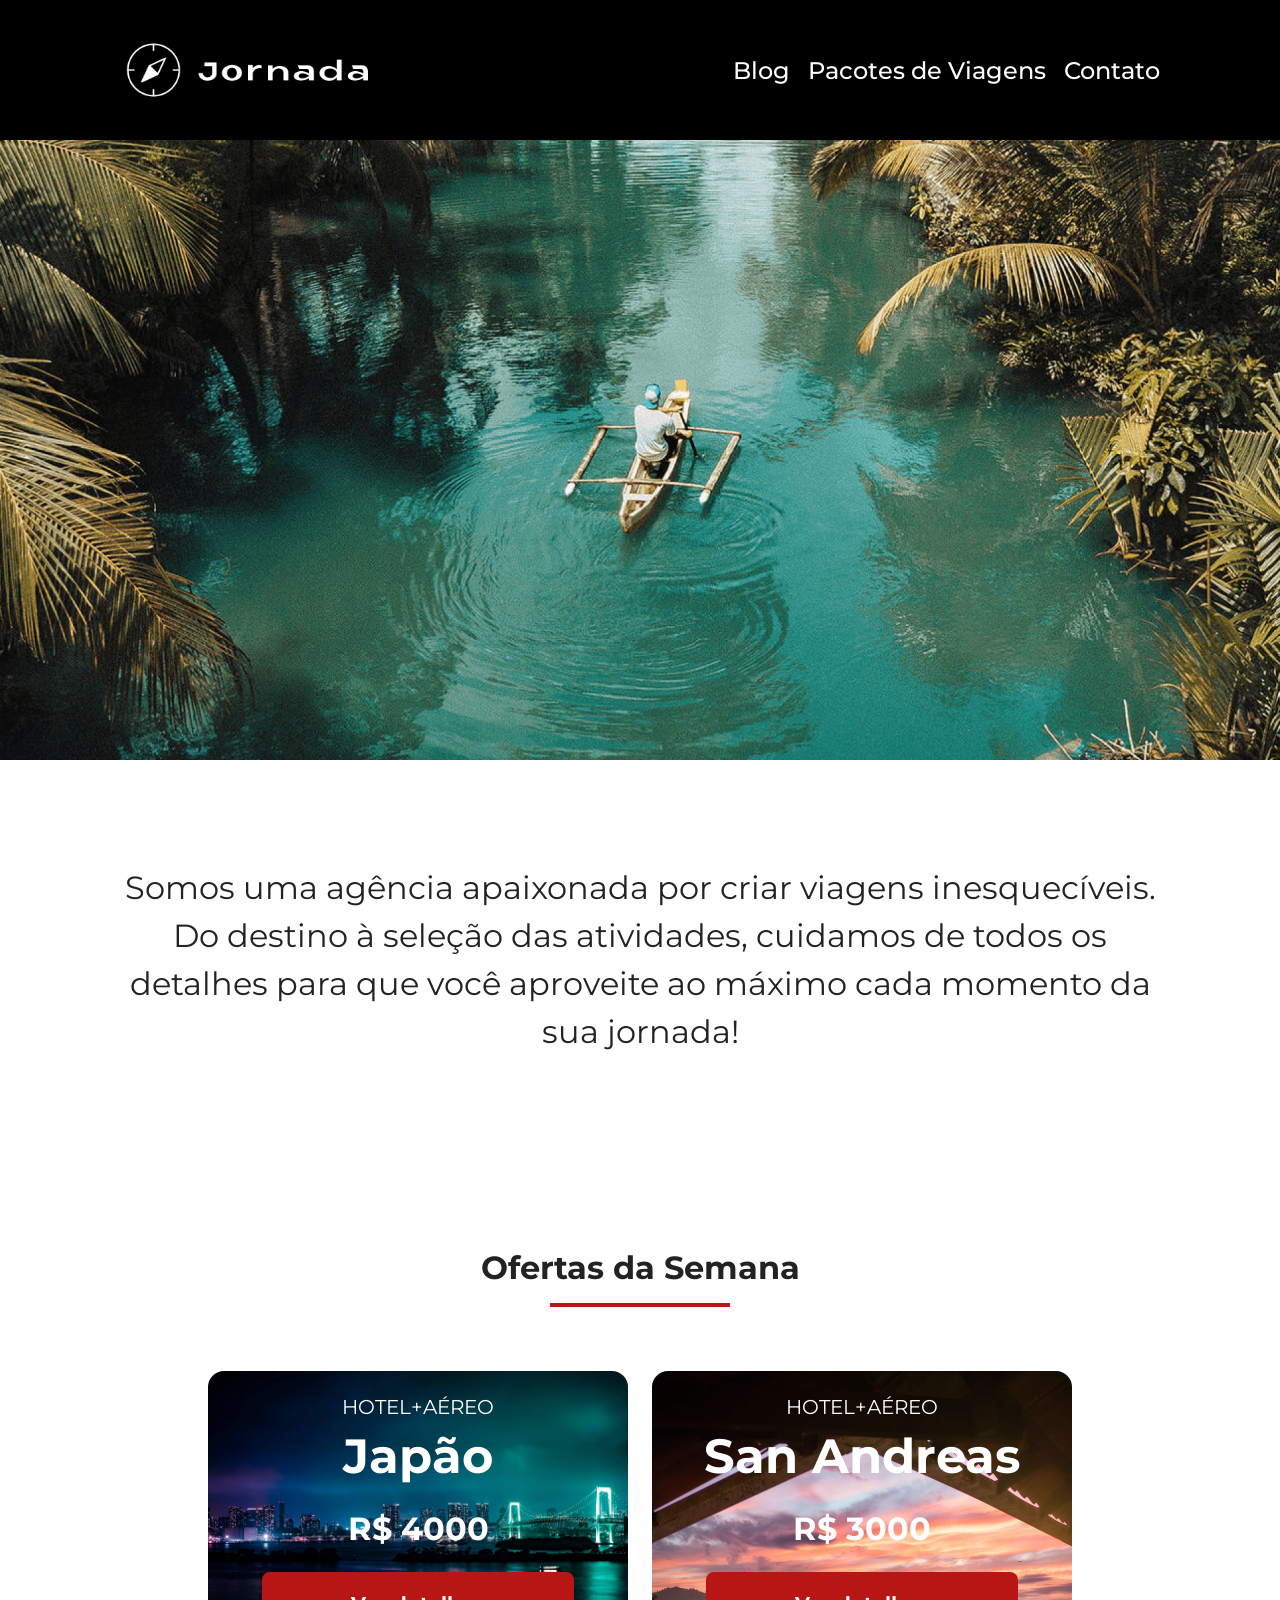
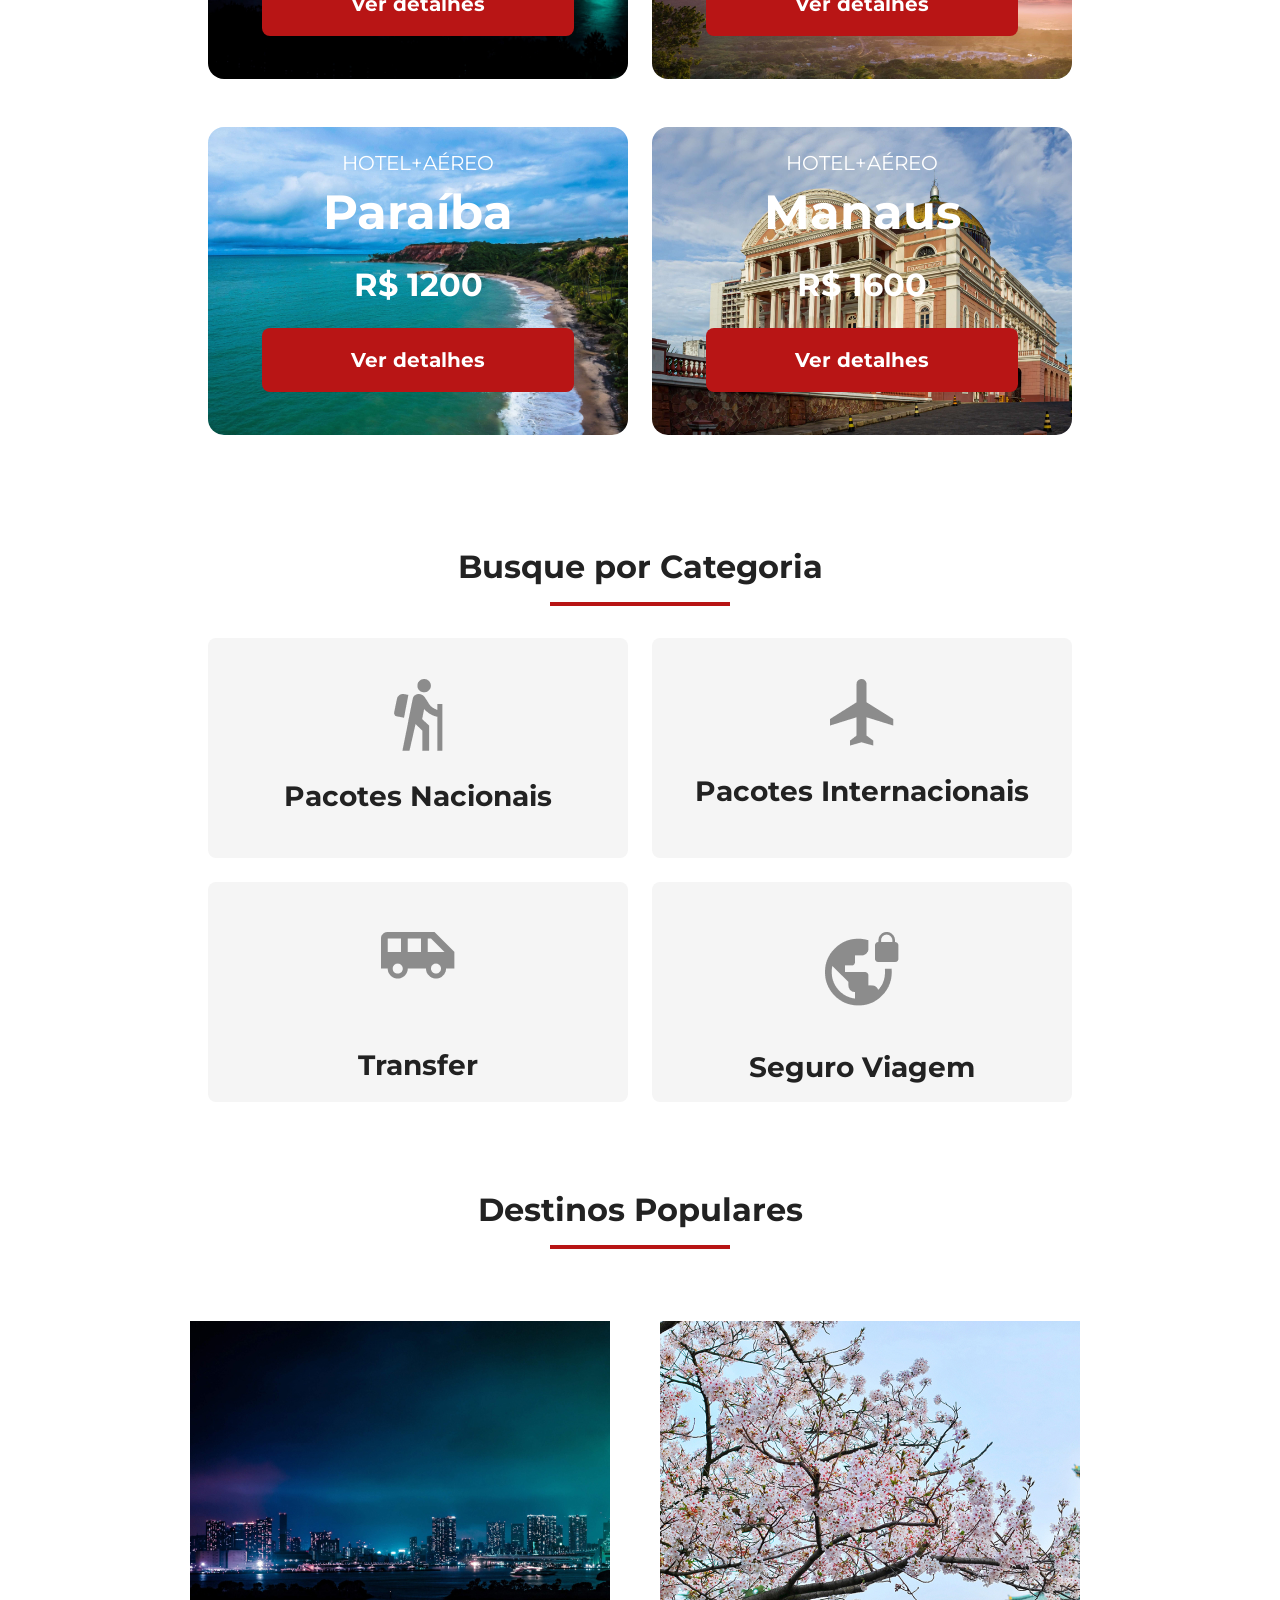
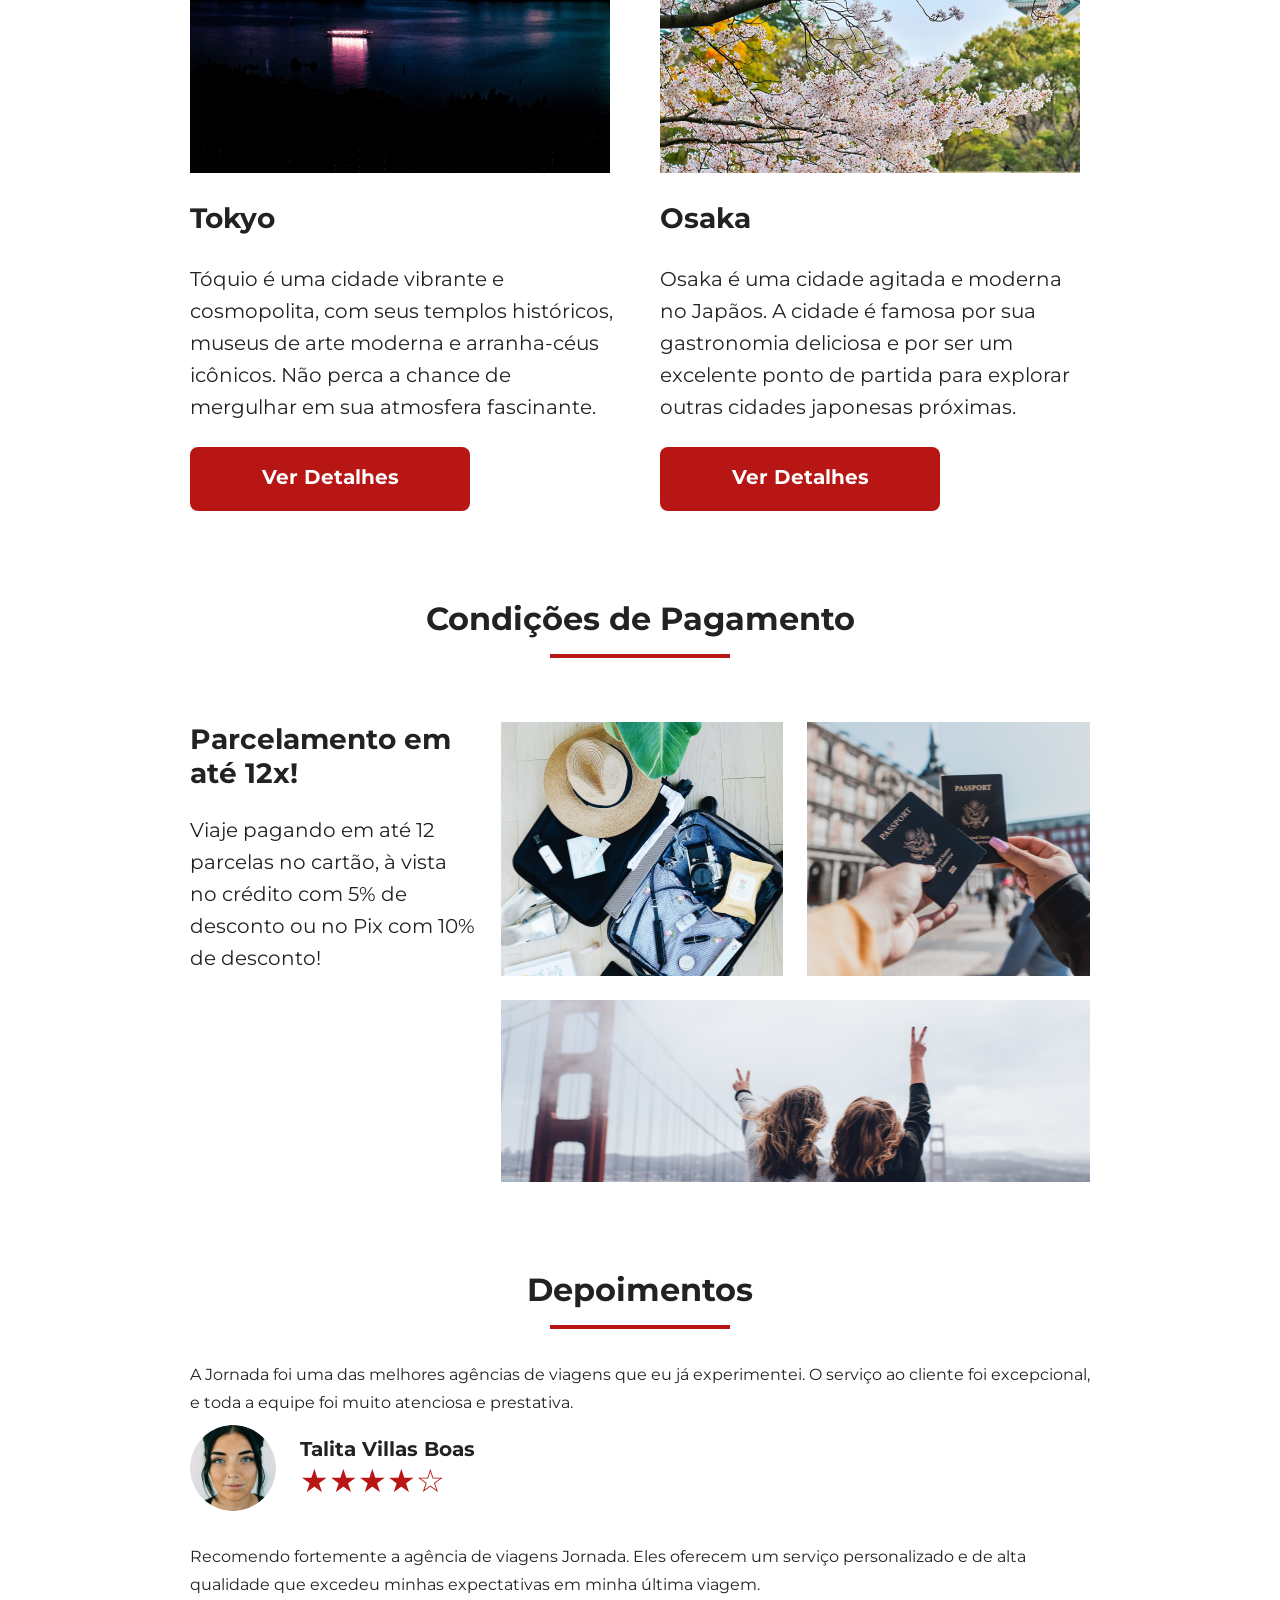
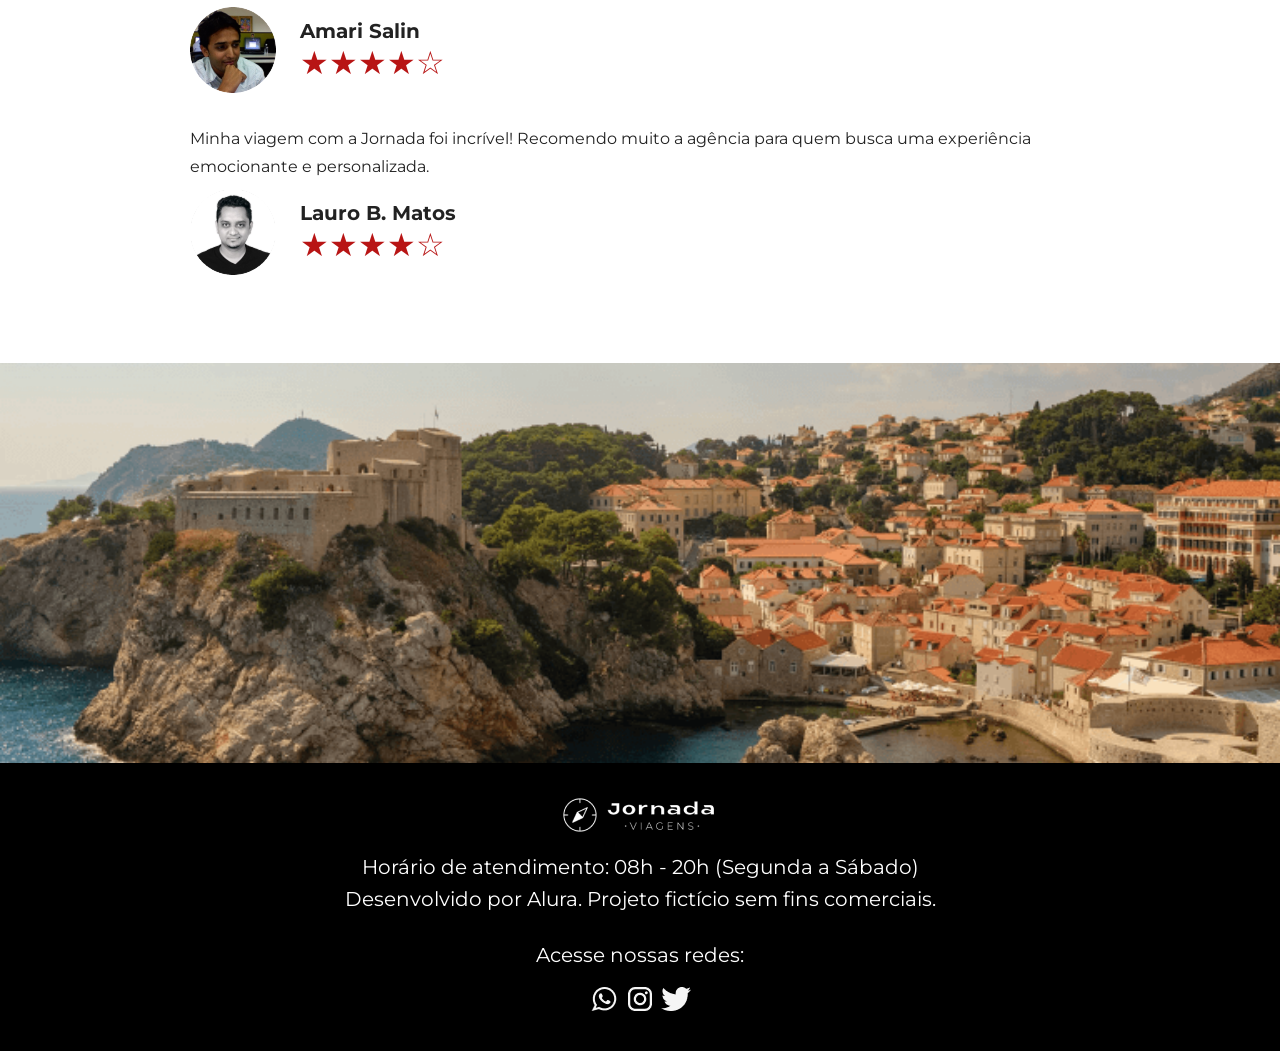
<file: index.html>
<!doctype html>
<html lang="pt-br">

<head>
  <meta charset="UTF-8" />
  <meta name="viewport" content="width=device-width, initial-scale=1.0" />
  <title>Jornada Viagens</title>
  <meta name="description" content="Jornada Viagens,uma agência apaixonada por criar viagens inesquecíveis" />
  <meta name="og:title" content="Jornada Viagens" />
  <meta name="og:description" content="Jornada Viagens,uma agência apaixonada por criar viagens inesquecíveis" />
  <meta type="og:type" content="website" />
  <meta name="og:url" content="https://vgs-profissional.github.io/jornada-viagens/" />
  <meta property="og:image" content="https://vgs-profissional.github.io/jornada-viagens/img/hero_desktop.png">

  <link rel="stylesheet" href="css/style.css" />
  <link rel="shortcut icon" href="./favicon.png" type="image/x-icon">
</head>

<body>
  <header class="cabecalho">
    <a href="index.html" target="_self" title="Voltar para página inicial" class="link-logo">
      <img class="img-mobile" src="favicon.png" alt="Ícone de bússola, logo da jornada viagens" />
      <img class="img-desktop" src="img/Logo-branco.png" alt="Ícone de bússola, logo da jornada viagens">
    </a>
    <div class="menu">
      <label for="input-menu">
        <img src="img/menu.png" alt="botão de menu" />
      </label>
      <input type="checkbox" id="input-menu" hidden>
      <nav>
        <ul class="lista-links">
          <li class="item-lista">
            <a href="blog.html" target="_blank" title="Acessar blog" class="links-menu">Blog</a>
          </li>
          <li class="item-lista">
            <a href="pacotes.html" target="_self" title="Acessar pacotes de viagens" class="links-menu">Pacotes de
              Viagens</a>
          </li>
          <li class="item-lista">
            <a href="contato.html" target="_blank" title="Acessar contatos" class="links-menu">Contato</a>
          </li>
        </ul>
      </nav>
    </div>
  </header>
  <main>
    <section class="hero">
      <div class="imagem-hero"></div>
      <h2 class="texto-hero">Somos uma agência apaixonada por criar viagens inesquecíveis. Do destino à seleção das
        atividades, cuidamos de
        todos os detalhes para que você aproveite ao máximo cada momento da sua jornada!</h2>
    </section>
    <section class="ofertas">
      <div class="titulo-secao">
        <h2>Ofertas da Semana</h2>
        <hr class="divisoria">
      </div>
      <div class="cards-ofertas">
        <div class="div-cards">
          <article class="card japao">
            <header>
              <p>HOTEL+AÉREO</p>
              <h3>Japão <br>
                <span>R$ 4000</span>
              </h3>
            </header>
            <footer>
              <a href="#" target="_self" title="Ir para página de detalhes do destino" class="botao">Ver detalhes</a>
            </footer>
          </article>
          <article class="card san-andreas">
            <header>
              <p>HOTEL+AÉREO</p>
              <h3>San Andreas <br>
                <span>R$ 3000</span>
              </h3>
            </header>
            <footer>
              <a href="#" target="_self" title="Ir para página de detalhes do destino" class="botao">Ver detalhes</a>
            </footer>
          </article>
        </div>
        <div class="div-cards">
          <article class="card paraiba">
            <header>
              <p>HOTEL+AÉREO</p>
              <h3>Paraíba <br>
                <span>R$ 1200</span>
              </h3>
            </header>
            <footer>
              <a href="#" target="_self" title="Ir para página de detalhes do destino" class="botao">Ver detalhes</a>
            </footer>
          </article>
          <article class="card manaus">
            <header>
              <p>HOTEL+AÉREO</p>
              <h3>Manaus <br>
                <span>R$ 1600</span>
              </h3>
            </header>
            <footer>
              <a href="#" target="_self" title="Ir para página de detalhes do destino" class="botao">Ver detalhes</a>
            </footer>
          </article>
        </div>
      </div>
    </section>
    <section class="categorias">
      <div class="titulo-secao">
        <h2>Busque por Categoria</h2>
        <hr class="divisoria">
      </div>
      <div class="botoes">
        <div>
          <a href="#" target="_self" class="botao-categoria" title="botão de buscar por categoria pacotes nacionais">
            <article class="artigo">
              <img src="img/icone-pacotes-nac.png" alt="Ícone de pessoa caminhando">
              <h3>Pacotes Nacionais</h3>
            </article>
          </a>
          <a href="#" target="_self" class="botao-categoria"
            title="botão de buscar por categoria pacotes Internacionais">
            <article class="artigo">
              <img src="img/icone-pacotes-int.png" alt="Ícone de avião">
              <h3>Pacotes Internacionais</h3>
            </article>
          </a>
        </div>
        <div>
          <a href="#" target="_self" class="botao-categoria" title="botão de buscar por categoria transferências">
            <article class="artigo linha-unica transfer">
              <img src="img/icone-transfer.png" alt="Ícone de um carro">
              <h3>Transfer</h3>
            </article>
          </a>
          <a href="#" target="_self" class="botao-categoria" title="botão de buscar por categoria seguros de viagem">
            <article class="artigo linha-unica seguro">
              <img src="img/icone-seguro.png" alt="Ícone de globo com um cadeado acima">
              <h3>Seguro Viagem</h3>
            </article>
          </a>
        </div>
      </div>
    </section>
    <section class="destinos">
      <div class="titulo-secao">
        <h2>Destinos Populares</h2>
        <hr class="divisoria">
      </div>
      <div class="div-linha">
        <article class="destino-artigos tokyo">
          <header>
            <div class="imagem-destino primeiro"></div>
            <h3 class="titulo-conteudo">Tokyo</h3>
          </header>
          <p class="texto-conteudo">
            Tóquio é uma cidade vibrante e cosmopolita, com seus templos históricos, museus de arte moderna e
            arranha-céus
            icônicos. Não perca a chance de mergulhar em sua atmosfera fascinante.
          </p>
          <footer class="footer-destino">
            <a href="#" target="_self" title="Ver detalhes do destino Tóquio" class="botao">Ver Detalhes</a>
          </footer>
        </article>
        <article class="destino-artigos osaka">
          <header>
            <div class="imagem-destino segundo"></div>
            <h3 class="titulo-conteudo">Osaka</h3>
          </header>
          <p class="texto-conteudo">
            Osaka é uma cidade agitada e moderna no Japãos. A cidade é famosa por sua gastronomia deliciosa e por ser um
            excelente ponto de partida para explorar outras cidades japonesas próximas.
          </p>
          <footer class="footer-destino">
            <a href="#" target="_self" title="Ver detalhes do destino Osaka" class="botao">Ver Detalhes</a>
          </footer>
        </article>
      </div>
    </section>
    <section class="pagamentos">
      <div class="titulo-secao">
        <h2>Condições de Pagamento</h2>
        <hr class="divisoria">
      </div>
      <div class="conteudo-secao">
        <div class="container-flex">
          <div class="conteudo-texto">
            <article>
              <h3 class="titulo-conteudo">Parcelamento em até 12x!</h3>
              <p class="texto-conteudo">Viaje pagando em até 12 parcelas no cartão, à vista no crédito com 5% de
                desconto
                ou
                no Pix com 10% de
                desconto! </p>
            </article>
          </div>
          <div class="conteudo-imagem">
            <div class="imagem mala"></div>
            <div class="imagem passaporte"></div>
            <div class="imagem pessoas"></div>
          </div>
        </div>
      </div>
    </section>
    <section class="depoimentos">
      <div class="titulo-secao">
        <h2>Depoimentos</h2>
        <hr class="divisoria">
      </div>
      <div class="div-flex">
        <article class="comentarios">
          <header class="comentario-cliente">
            <p class="testemunho">A Jornada foi uma das melhores agências de viagens que eu já experimentei. O serviço
              ao
              cliente foi
              excepcional, e toda a equipe foi muito atenciosa e prestativa.</p>
          </header>
          <footer class="perfil">
            <img src="img/foto-usuario-1.png" alt="Imagem de perfil d cliente ">
            <div>
              <h3 class="usuario-nome">Talita Villas Boas</h3>
              <div class="nota">
                <span>&#9733;&#9733;&#9733;&#9733;&#9734;</span>
              </div>
            </div>
          </footer>
        </article>
        <article class="comentarios meio">
          <header class="comentario-cliente">
            <p class="testemunho">Recomendo fortemente a agência de viagens Jornada. Eles oferecem um serviço
              personalizado
              e de alta qualidade que excedeu minhas expectativas em minha última viagem.</p>
          </header>
          <footer class="perfil">
            <img src="img/foto-usuario-2.png" alt="Imagem de perfil d cliente ">
            <div>
              <h3 class="usuario-nome">Amari Salin</h3>
              <div class="nota">
                <span>&#9733;&#9733;&#9733;&#9733;&#9734;</span>
              </div>
            </div>
          </footer>
        </article>
        <article class="comentarios">
          <header class="comentario-cliente">
            <p class="testemunho">Minha viagem com a Jornada foi incrível! Recomendo muito a agência para quem busca uma
              experiência emocionante e personalizada.</p>
          </header>
          <footer class="perfil">
            <img src="img/foto-usuario-3.png" alt="Imagem de perfil d cliente ">
            <div>
              <h3 class="usuario-nome">Lauro B. Matos</h3>
              <div class="nota">
                <span>&#9733;&#9733;&#9733;&#9733;&#9734;</span>
              </div>
            </div>
      </div>
      </footer>
      </article>
    </section>
  </main>
  <footer>
    <div class="banner-rodape"></div>
    <div class="main-rodape">
      <div class="div-horario">
        <img class="logo-rodape" src="img/Logo-branco-com-tagline-p.png" alt="Logo da Jornada Viagens"
          title="Acesse a página principal do Jornada Viagens">
        <p class="texto-rodape horario">Horário de atendimento: 08h - 20h (Segunda a Sábado)</p>
        <p class="texto-rodape alura">Desenvolvido por Alura. Projeto fictício sem fins comerciais.</p>
      </div>
      <div>
        <p class="texto-rodape redes">Acesse nossas redes:</p>
        <a class="link-redes" href="#" target="_self" title="Acesse o da Whatsapp jornada viagens">
          <img src="img/Whatsapp.png" alt="Ícone do Whatsapp na cor branca">
        </a>
        <a class="link-redes" href="#" target="_self" title="Acesse o da Instagram jornada viagens">
          <img src="img/Instragam.png" alt="Ícone do Insatgram na cor branca">
        </a>
        <a class="link-redes" href="#" target="_self" title="Acesse o da Twitter jornada viagens">
          <img src="img/Twiter.png" alt="Ícone do Twitter na cor branca">
        </a>
      </div>
    </div>
  </footer>
</body>

</html>
</file>
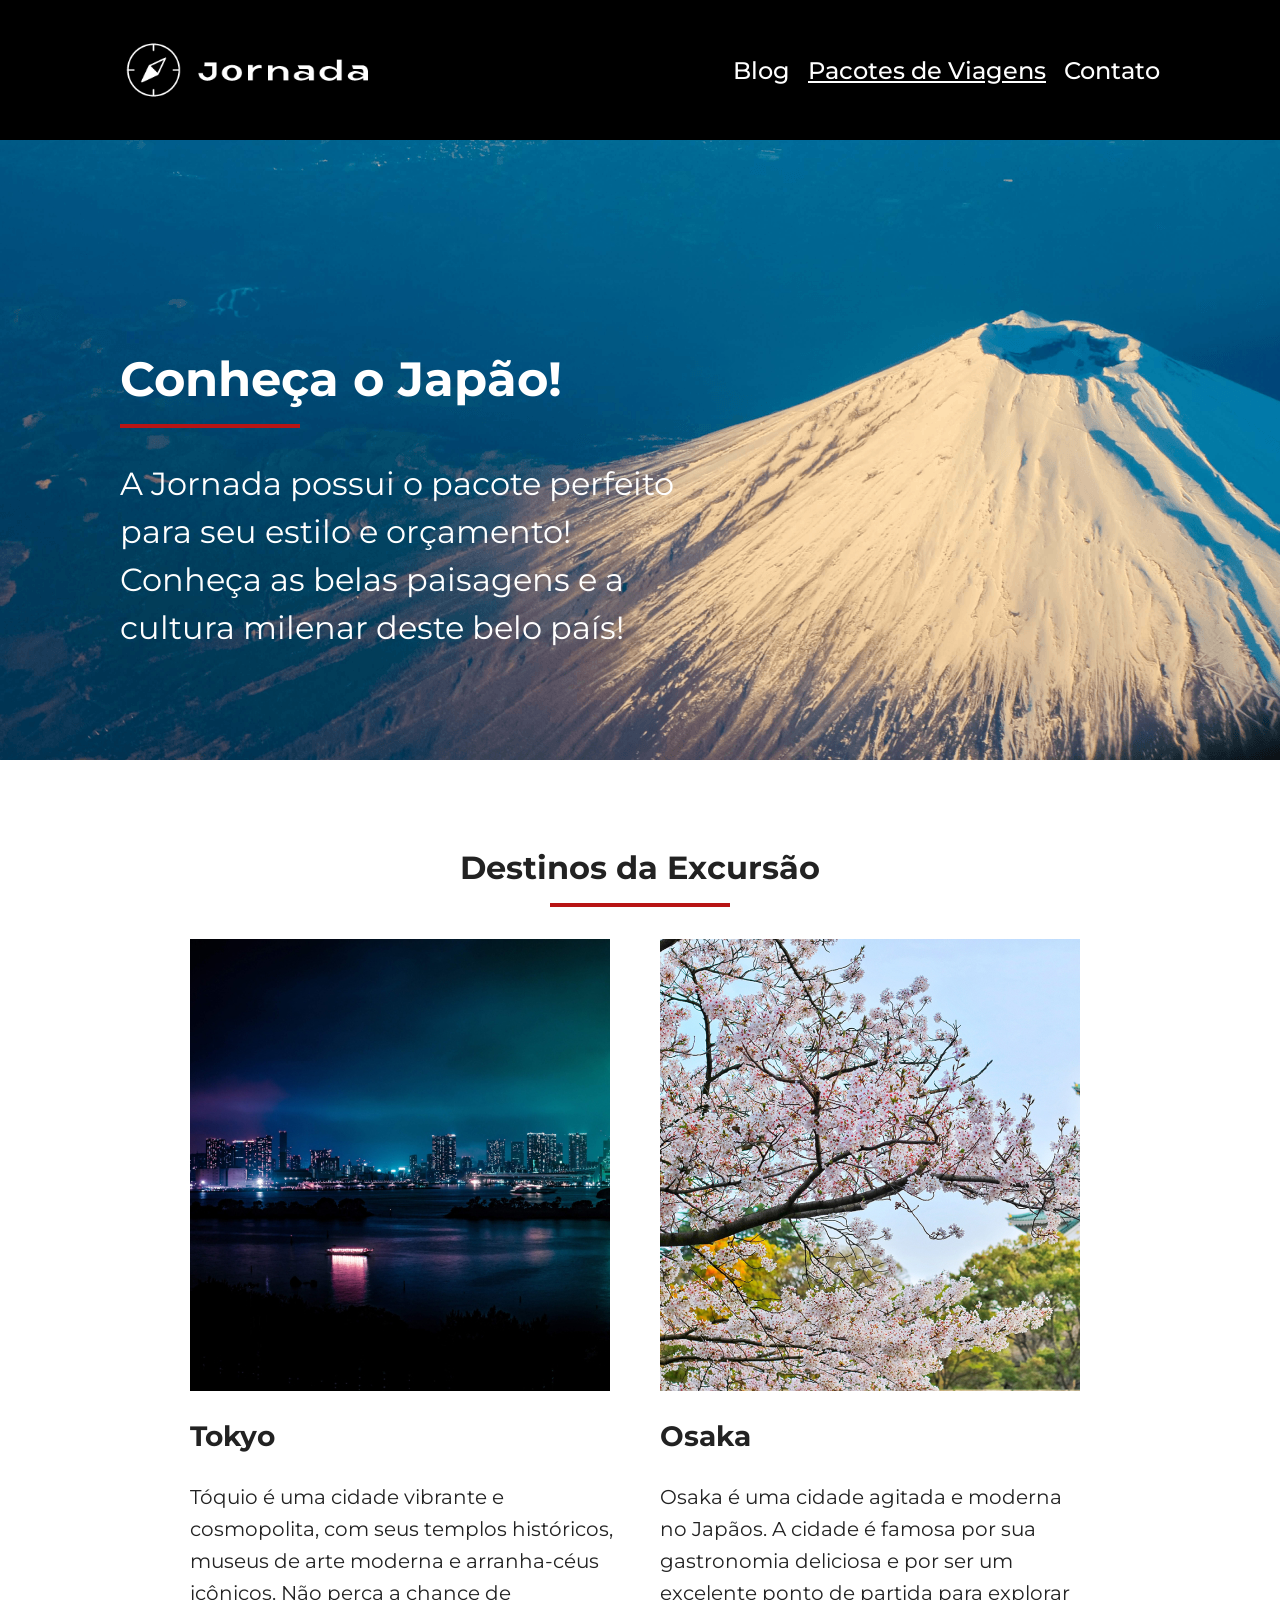
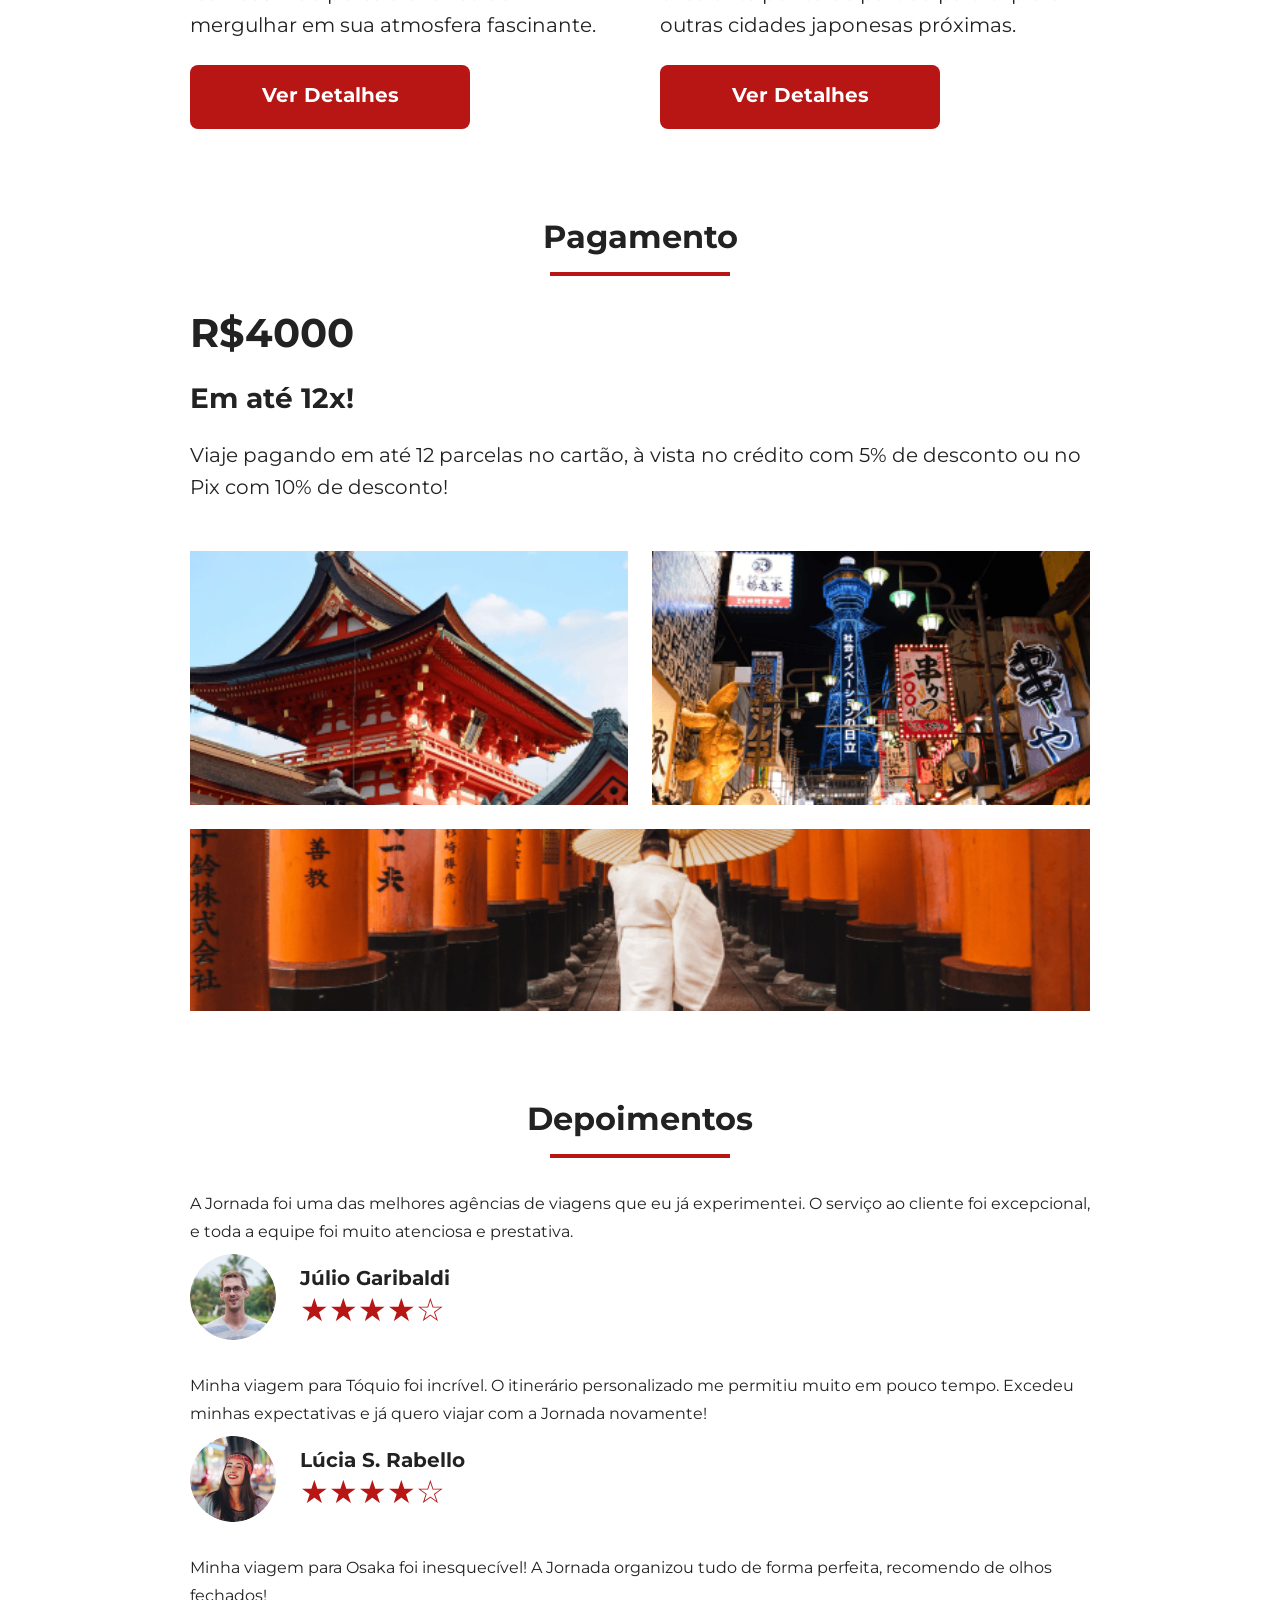
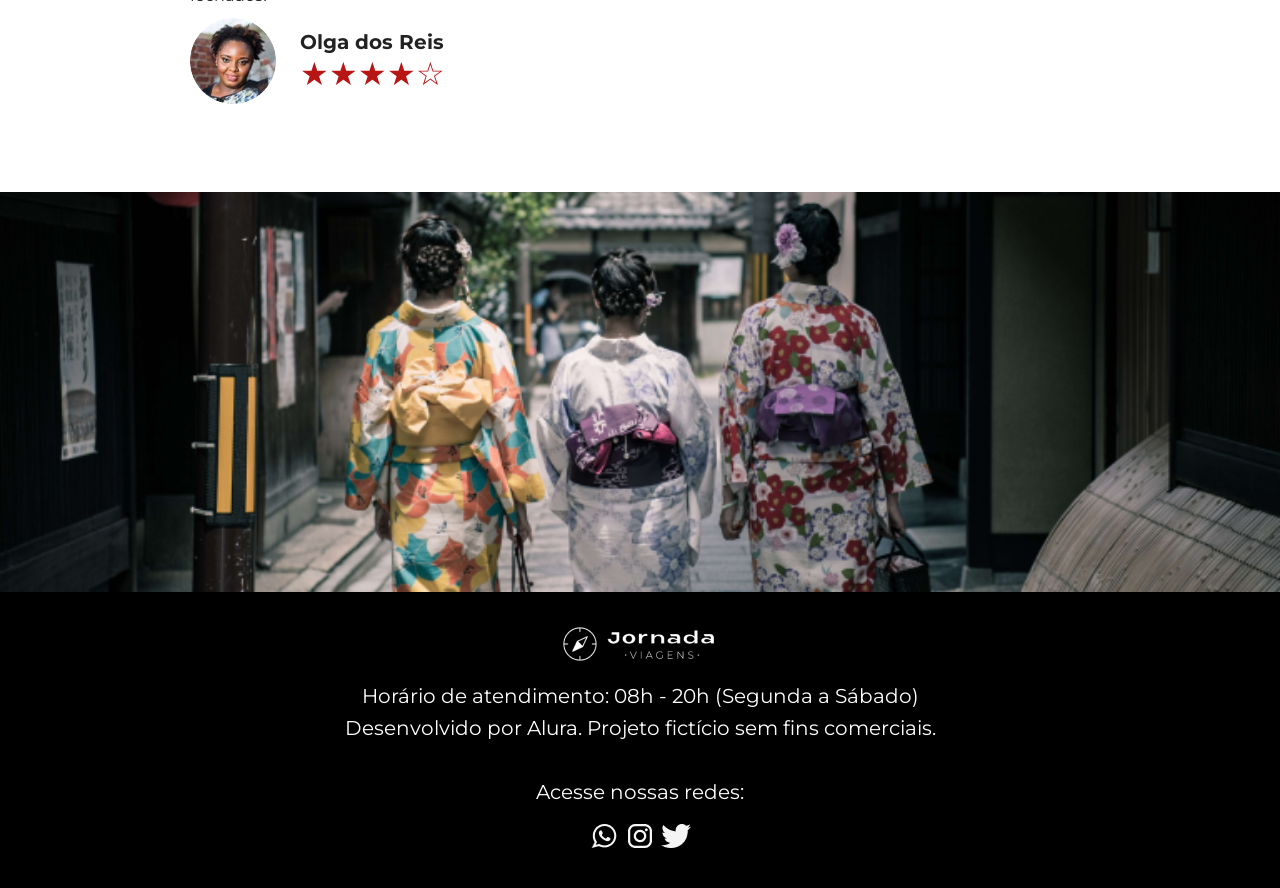
<file: pacotes.html>
<!DOCTYPE html>
<html lang="pt-br">

<head>
    <meta charset="UTF-8">
    <meta name="viewport" content="width=device-width, initial-scale=1.0">
    <title>Pacotes de Viagens</title>
    <meta name="description" content="Jornada Viagens,uma agência apaixonada por criar viagens inesquecíveis" />
    <meta name="og:title" content="Jornada Viagens" />
    <meta name="og:description" content="Jornada Viagens,uma agência apaixonada por criar viagens inesquecíveis" />
    <meta property="og:image" content="https://vgs-profissional.github.io/jornada-viagens/img/hero-pacotes-tablet.png">
    <meta name="og:url" content="https://vgs-profissional.github.io/jornada-viagens/pacotes.html">
    <meta type="og:type" content="website" />
    <link rel="stylesheet" href="css/style.css">
    <link rel="shortcut icon" href="./favicon.png" type="image/x-icon">
</head>

<body>
    <header class="cabecalho">
        <a href="index.html" target="_self" title="Voltar para página inicial" class="link-logo">
            <img class="img-mobile" src="favicon.png" alt="Ícone de bússola, logo da jornada viagens" />
            <img class="img-desktop" src="img/Logo-branco.png" alt="Ícone de bússola, logo da jornada viagens">
        </a>
        <div class="menu">
            <label for="input-menu">
                <img src="img/menu.png" alt="botão de menu" />
            </label>
            <input type="checkbox" id="input-menu" hidden>
            <nav>
                <ul class="lista-links">
                    <li class="item-lista">
                        <a href="blog.html" target="_blank" title="Acessar blog" class="links-menu blog">Blog</a>
                    </li>
                    <li class="item-lista">
                        <a href="pacotes.html" target="_self" title="Acessar pacotes de viagens"
                            class="links-menu pacotes">Pacotes de
                            Viagens</a>
                    </li>
                    <li class="item-lista">
                        <a href="contato.html" target="_blank" title="Acessar contatos"
                            class="links-menu contatos">Contato</a>
                    </li>
                </ul>
            </nav>
        </div>
    </header>
    <main>
        <section class="hero">
            <div class="hero-pacotes-img">
                <article class="artigo-hero">
                    <header>
                        <h1>Conheça o Japão!</h1>
                        <hr class="divisoria divisoria-hero">
                    </header>
                    <p>A Jornada possui o pacote perfeito para seu estilo e orçamento! Conheça as belas paisagens e a
                        cultura milenar deste belo país!</p>
                </article>
            </div>
        </section>
        <section class="excursao">
            <div class="titulo-secao">
                <h2>Destinos da Excursão</h2>
                <hr class="divisoria">
            </div>
            <div class="div-linha">
                <article class="destino-artigos tokyo">
                    <header>
                        <div class="imagem-destino primeiro"></div>
                        <h3 class="titulo-conteudo">Tokyo</h3>
                    </header>
                    <p class="texto-conteudo">
                        Tóquio é uma cidade vibrante e cosmopolita, com seus templos históricos, museus de arte moderna
                        e
                        arranha-céus
                        icônicos. Não perca a chance de mergulhar em sua atmosfera fascinante.
                    </p>
                    <footer class="footer-destino">
                        <a href="#" target="_self" title="Ver detalhes do destino Tóquio" class="botao">Ver Detalhes</a>
                    </footer>
                </article>
                <article class="destino-artigos osaka">
                    <header>
                        <div class="imagem-destino segundo"></div>
                        <h3 class="titulo-conteudo">Osaka</h3>
                    </header>
                    <p class="texto-conteudo">
                        Osaka é uma cidade agitada e moderna no Japãos. A cidade é famosa por sua gastronomia deliciosa
                        e por ser um
                        excelente ponto de partida para explorar outras cidades japonesas próximas.
                    </p>
                    <footer class="footer-destino">
                        <a href="#" target="_self" title="Ver detalhes do destino Osaka" class="botao">Ver Detalhes</a>
                    </footer>
                </article>
            </div>
        </section>
        <section class="pagamentos-pacotes">
            <div class="titulo-secao">
                <h2>Pagamento</h2>
                <hr class="divisoria">
            </div>
            <div>
                <article class="artigo-pagamentos">
                    <header>
                        <h2 class="valor-viagem">R$4000</h2>
                        <h3 class="parcelas">Em até 12x!</h3>
                        <p class="parcelamento-texto">Viaje pagando em até 12 parcelas no cartão, à vista no crédito com
                            5% de desconto ou no Pix
                            com 10% de desconto! </p>
                        <a href="#" target="_self" class="botao btn-pagamentos">Ver Detalhes</a>
                    </header>
                    <footer>
                        <div class="grid-imagens">
                            <div class="imagem templo"></div>
                            <div class="imagem torre"></div>
                            <div class="imagem portal"></div>
                        </div>
                    </footer>
                </article>
            </div>
        </section>
        <section class="depoimentos">
            <div class="titulo-secao">
                <h2>Depoimentos</h2>
                <hr class="divisoria">
            </div>
            <div class="div-flex">
                <article class="comentarios">
                    <header class="comentario-cliente">
                        <p class="testemunho">A Jornada foi uma das melhores agências de viagens que eu já experimentei.
                            O serviço ao
                            cliente foi excepcional, e toda a equipe foi muito atenciosa e prestativa.</p>
                    </header>
                    <footer class="perfil">
                        <img src="img/julio.png" alt="Imagem de perfil do cliente Júlio">
                        <div>
                            <h3 class="usuario-nome">Júlio Garibaldi</h3>
                            <div class="nota">
                                <span>&#9733;&#9733;&#9733;&#9733;&#9734;</span>
                            </div>
                        </div>
                    </footer>
                </article>
                <article class="comentarios meio">
                    <header class="comentario-cliente">
                        <p class="testemunho">Minha viagem para Tóquio foi incrível. O itinerário personalizado me
                            permitiu muito em pouco tempo. Excedeu minhas expectativas e já quero viajar com a Jornada
                            novamente!</p>
                    </header>
                    <footer class="perfil">
                        <img src="img/lucia.png" alt="Imagem de perfil da cliente lúcia">
                        <div>
                            <h3 class="usuario-nome">Lúcia S. Rabello</h3>
                            <div class="nota">
                                <span>&#9733;&#9733;&#9733;&#9733;&#9734;</span>
                            </div>
                        </div>
                    </footer>
                </article>
                <article class="comentarios">
                    <header class="comentario-cliente">
                        <p class="testemunho">Minha viagem para Osaka foi inesquecível! A Jornada organizou tudo de
                            forma perfeita, recomendo de olhos fechados!</p>
                    </header>
                    <footer class="perfil">
                        <img src="img/olga.png" alt="Imagem de perfil da cliente Olga">
                        <div>
                            <h3 class="usuario-nome">Olga dos Reis</h3>
                            <div class="nota">
                                <span>&#9733;&#9733;&#9733;&#9733;&#9734;</span>
                            </div>
                        </div>
                    </footer>
                </article>
            </div>
        </section>
    </main>
    <footer>
        <div class="banner-roda-pacotes"></div>
        <div class="main-rodape">
            <div class="horario">
                <img class="logo-rodape" src="img/Logo-branco-com-tagline-p.png" alt="Logo da Jornada Viagens"
                    title="Acesse a página principal do Jornada Viagens">
                <p class="texto-rodape horario">Horário de atendimento: 08h - 20h (Segunda a Sábado)</p>
                <p class="texto-rodape alura">Desenvolvido por Alura. Projeto fictício sem fins comerciais.</p>
            </div>
            <div>
                <p class="texto-rodape redes">Acesse nossas redes:</p>
                <a class="link-redes" href="#" target="_self" title="Acesse o da Whatsapp jornada viagens">
                    <img src="img/Whatsapp.png" alt="Ícone do Whatsapp na cor branca">
                </a>
                <a class="link-redes" href="#" target="_self" title="Acesse o da Instagram jornada viagens">
                    <img src="img/Instragam.png" alt="Ícone do Insatgram na cor branca">
                </a>
                <a class="link-redes" href="#" target="_self" title="Acesse o da Twitter jornada viagens">
                    <img src="img/Twiter.png" alt="Ícone do Twitter na cor branca">
                </a>
            </div>
        </div>
    </footer>
</body>

</html>
</file>
<file: css/style.css>
@import url(global.css);
@import url(header.css);
@import url(hero.css);
@import url(oferrs.css);
@import url(categories.css);
@import url(destiny.css);
@import url(payments.css);
@import url(testimonial.css);
@import url(footer.css);
@import url(pacotesHeader.css);
@import url(pacotesHero.css);
@import url(excursao.css);
</file>
